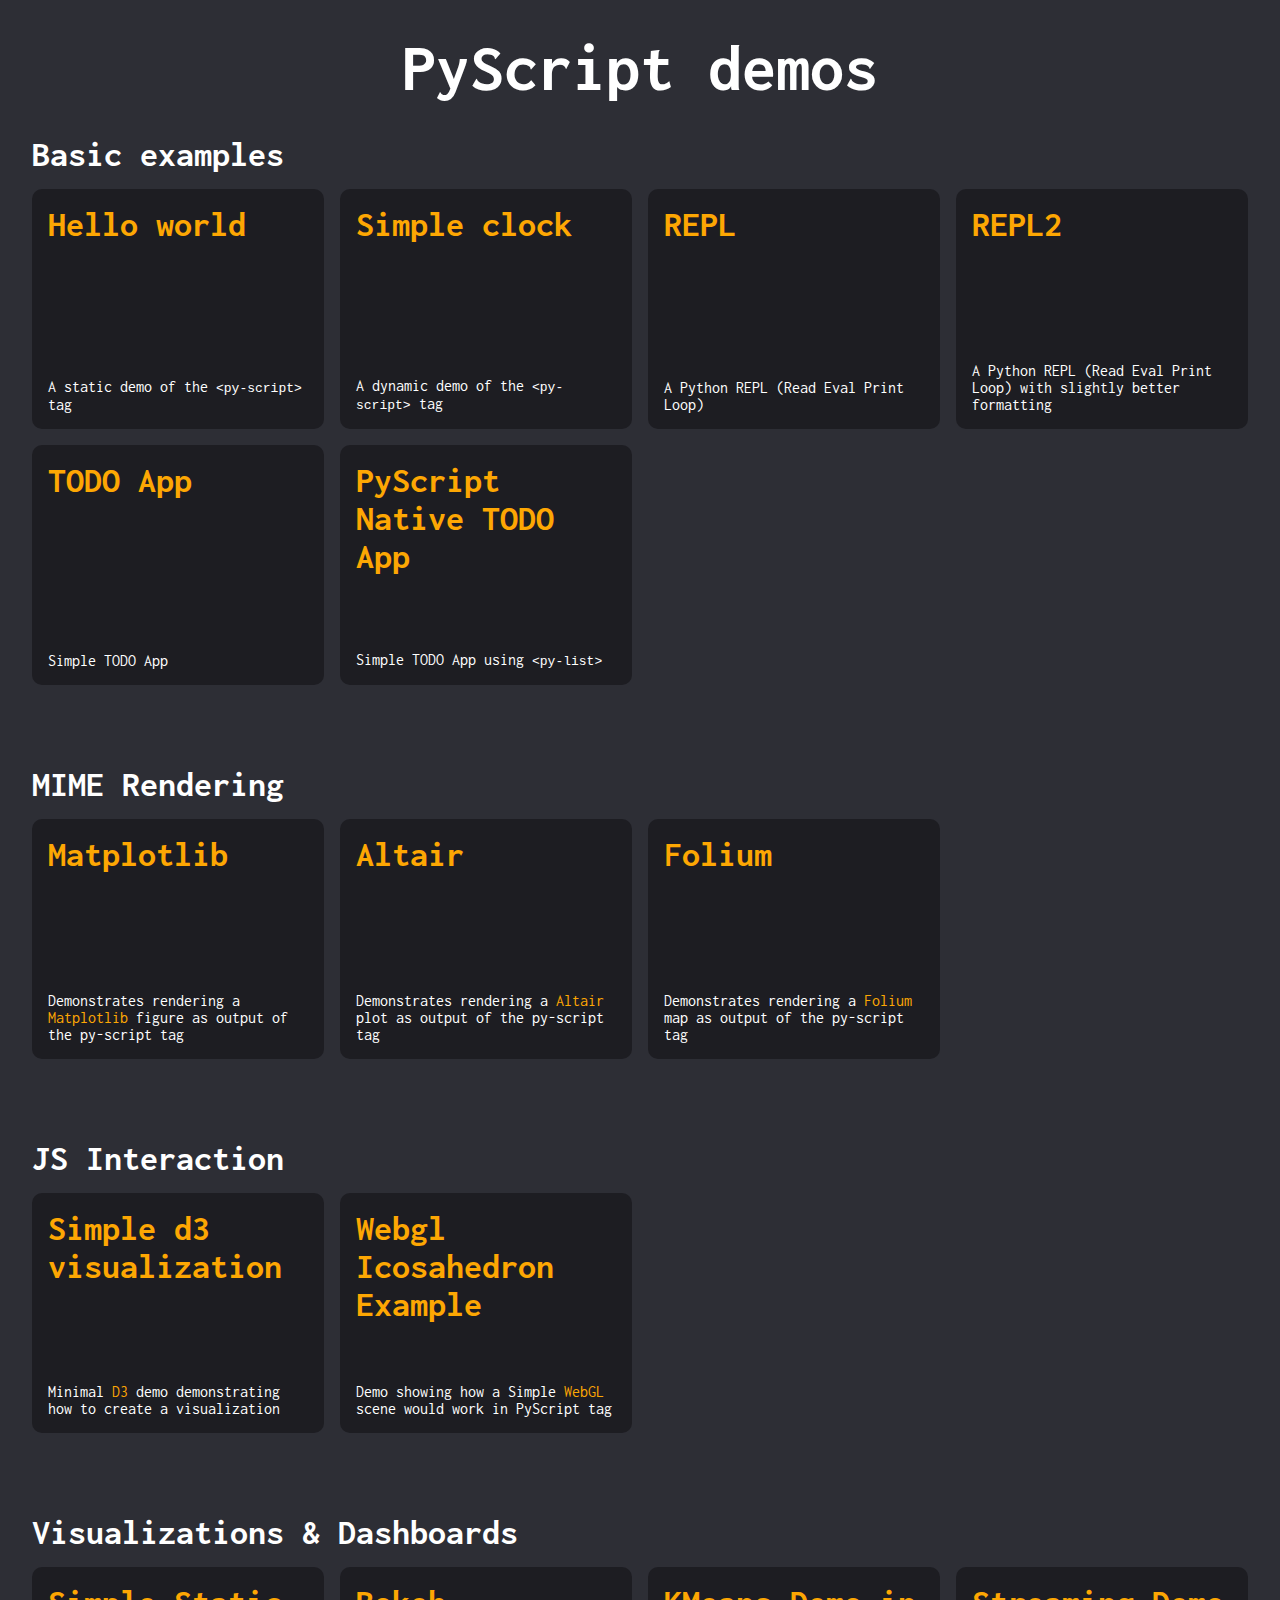
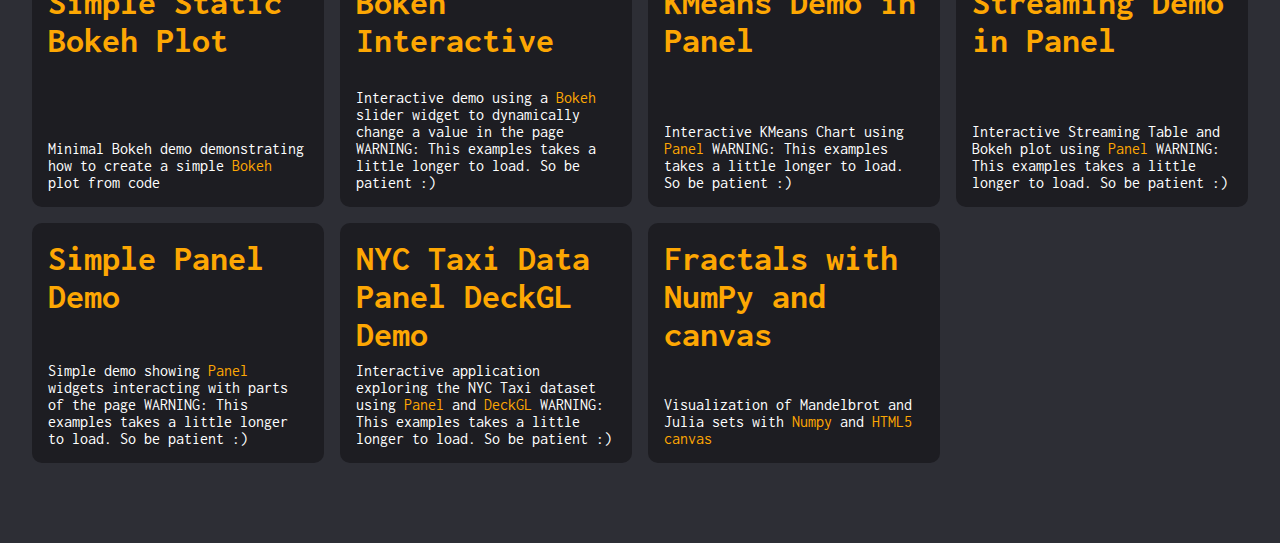
<file: examples/index.html>
<!DOCTYPE html>
<html lang="en">
<head>
  <meta charset="utf-8" />
  <meta name="viewport" content="width=device-width,initial-scale=1" />
  <title>PyScript demo</title>
  <link rel="icon" type="image/png" href="favicon.png" />
  <link rel="stylesheet" href="./assets/css/main.css" />
  <link rel="stylesheet" href="./assets/css/index.css" />
</head>

<body class="container">
  <h1 class="title-main">PyScript demos</h1>
  <section class="example">
    <h2>Basic examples</h2>
    <div class="container-card">
      <div class="card">
        <div class="card-content">
          <a href="./hello_world.html" target="_blank">
            <h2>Hello world</h2>
          </a>
          <p>
            A static demo of the <code>&lt;py-script&gt;</code> tag
          </p>
        </div>
      </div>

      <div class="card">
        <div class="card-content">
          <a href="./simple_clock.html" target="_blank">
            <h2>Simple clock</h2>
          </a>
          <p>
            A dynamic demo of the <code>&lt;py-script&gt;</code> tag
          </p>
        </div>
      </div>

      <div class="card">
        <div class="card-content">
          <a href="./repl.html" target="_blank">
            <h2>REPL</h2>
          </a>
          <p>
            A Python REPL (Read Eval Print Loop)
          </p>
        </div>
      </div>

      <div class="card">
        <div class="card-content">
            <a href="./repl2.html" target="_blank">
              <h2>REPL2</h2>
             </a>
            <p>
              A Python REPL (Read Eval Print Loop) with slightly better formatting
            </p>
          </div>
      </div>

      <div class="card">
        <div class="card-content">
            <a href="./todo.html" target="_blank">
              <h2>TODO App</h2>
            </a>
            <p>
              Simple TODO App
            </p>
        </div>
      </div>

      <div class="card">
        <div class="card-content">
            <a href="./todo-pylist.html" target="_blank">
              <h2>PyScript Native TODO App</h2>
            </a>
              <p>
                Simple TODO App using <code>&lt;py-list&gt;</code>
              </p>
          </div>
      </div>
    </div>
  </section>

  <section class="example">
    <h2>MIME Rendering</h2>
    <div class="container-card">
      <div class="card">
        <div class="card-content">
            <a href="./matplotlib.html" target="_blank">
              <h2>Matplotlib</h2>
            </a>
            <p>
              Demonstrates rendering a <a href="https://matplotlib.org/" target="_blank">Matplotlib</a> figure as output of the py-script tag
            </p>
        </div>
      </div>

      <div class="card">
        <div class="card-content">
            <a href="./altair.html" target="_blank">
              <h2>
                Altair
              </h2>
            </a>
            <p>
              Demonstrates rendering a <a href="https://altair-viz.github.io/" target="_blank">Altair</a> plot as output of the py-script tag
            </p>
        </div>
      </div>

      <div class="card">
        <div class="card-content">
          <a href="./folium.html" target="_blank">
            <h2>
              Folium
            </h2>
          </a>
          <p>
            Demonstrates rendering a
            <a href="https://python-visualization.github.io/folium/" target="_blank">Folium</a>
            map as output of the py-script tag
          </p>
        </div>
      </div>
    </div>
  </section>

  <section class="example">
    <h2>JS Interaction</h2>
    <div class="container-card">
      <div class="card">
        <div class="card-content">
            <a href="./d3.html" target="_blank">
              <h2>
                Simple d3 visualization
              </h2>
            </a>
            <p>
              Minimal <a href="https://d3js.org/" target="_blank">D3</a>
              demo demonstrating how to create a visualization
            </p>
          </div>
      </div>

      <div class="card">
        <div class="card-content">
            <a href="./webgl/raycaster/index.html" target="_blank">
              <h2>
                Webgl Icosahedron Example
              </h2>
            </a>
            <p>
              Demo showing how a Simple <a href="https://developer.mozilla.org/en-US/docs/Web/API/WebGL_API" target="_blank">WebGL</a>
              scene would work in PyScript</code> tag
            </p>
          </div>
      </div>
    </div>
  </section>

  <section class="example">
    <h2>Visualizations & Dashboards</h2>
    <div class="container-card">
      <div class="card">
        <div class="card-content">
            <a href="./bokeh.html" target="_blank">
              <h2>
                Simple Static Bokeh Plot
              </h2>
            </a>
            <p>
              Minimal Bokeh demo demonstrating how to create a simple
              <a href="https://bokeh.org/" target="_blank">Bokeh</a>
              plot from code
            </p>
          </div>
      </div>

      <div class="card">
        <div class="card-content">
            <a href="./bokeh_interactive.html" target="_blank">
              <h2 class="text-2xl font-bold text-blue-600">
                Bokeh Interactive
              </h2>
            </a>
            <p>
              Interactive demo using a
              <a href="https://bokeh.org/" target="_blank">Bokeh</a>
              slider widget to dynamically change a value in the page
              WARNING: This examples takes a little longer to load. So be patient :)
            </p>
        </div>
      </div>

      <div class="card">
        <div class="card-content">
            <a href="./panel_kmeans.html" target="_blank">
              <h2 class="text-2xl font-bold text-blue-600">
                KMeans Demo in Panel
              </h2>
            </a>
            <p>
              Interactive KMeans Chart using
              <a href="https://panel.holoviz.org/" target="_blank">Panel</a>
              WARNING: This examples takes a little longer to load. So be patient :)
            </p>
        </div>
      </div>

      <div class="card">
        <div class="card-content">
            <a href="./panel_stream.html" target="_blank">
              <h2 class="text-2xl font-bold text-blue-600">
                Streaming Demo in Panel
              </h2>
            </a>
            <p>
              Interactive Streaming Table and Bokeh plot using
              <a href="https://panel.holoviz.org/" target="_blank">Panel</a>
              WARNING: This examples takes a little longer to load. So be patient :)
            </p>
        </div>
      </div>

      <div class="card">
        <div class="card-content">
            <a href="./panel.html" target="_blank">
              <h2 class="text-3xl font-bold text-blue-600">
                Simple Panel Demo
              </h2>
            </a>
            <p>
              Simple demo showing
              <a href="https://panel.holoviz.org/" target="_blank">Panel</a>
              widgets interacting with parts of the page
              WARNING: This examples takes a little longer to load. So be patient :)
            </p>
        </div>
      </div>

      <div class="card">
        <div class="card-content">
            <a href="./panel_deckgl.html" target="_blank">
              <h2 class="text-2xl font-bold text-blue-600">
                NYC Taxi Data Panel DeckGL Demo
              </h2>
            </a>
            <p>
              Interactive application exploring the NYC Taxi dataset using
              <a href="https://panel.holoviz.org/" target="_blank">Panel</a> and <a href="https://deck.gl/" target="_blank">DeckGL</a>
              WARNING: This examples takes a little longer to load. So be patient :)
            </p>
        </div>
      </div>

      <div class="card">
        <div class="card-content">
            <a href="./numpy_canvas_fractals.html" target="_blank">
              <h2 class="text-2xl font-bold text-blue-600">
                Fractals with NumPy and canvas
              </h2>
            </a>
            <p>
              Visualization of Mandelbrot and Julia sets with
              <a href="https://numpy.org/" target="_blank">Numpy</a> and
              <a href="https://developer.mozilla.org/en-US/docs/Web/API/Canvas_API" target="_blank">
                HTML5 canvas
              </a>
            </p>
        </div>
      </div>
    </div>
  </section>
</body>
</html>
</file>
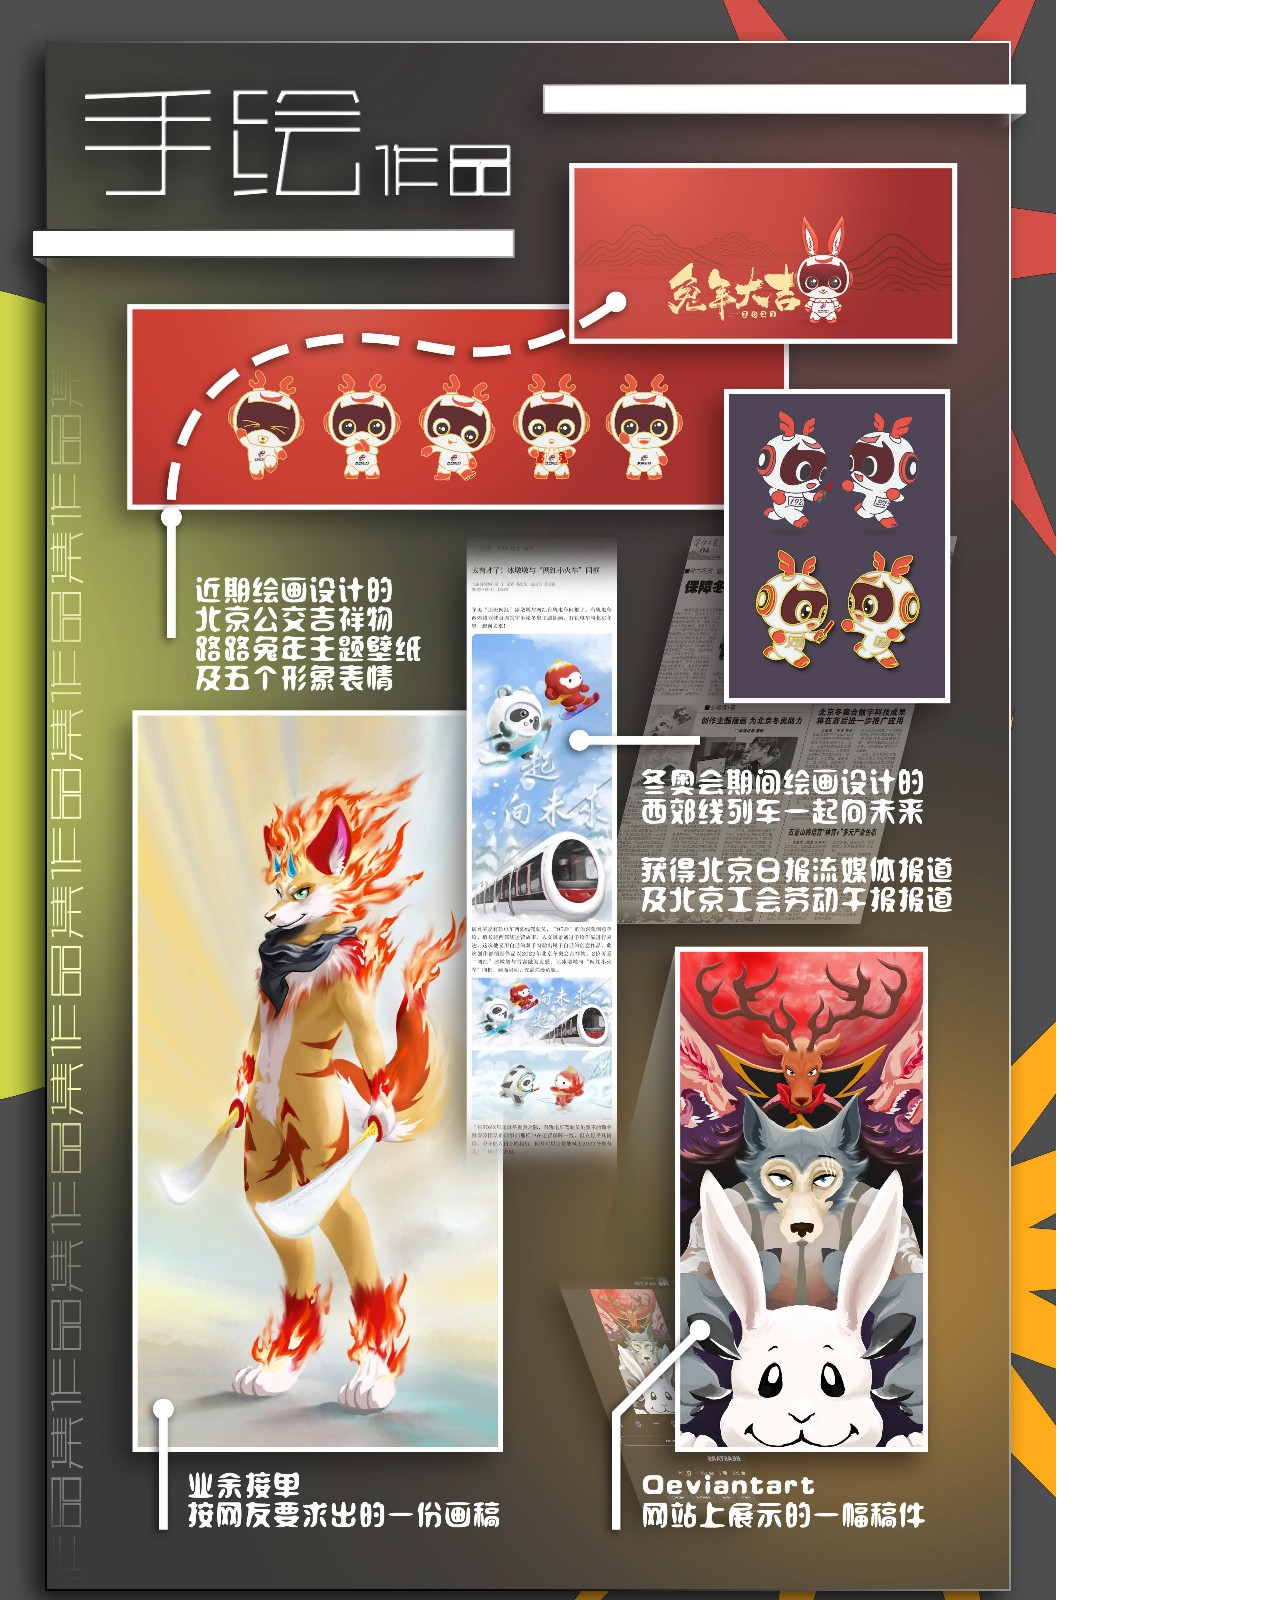
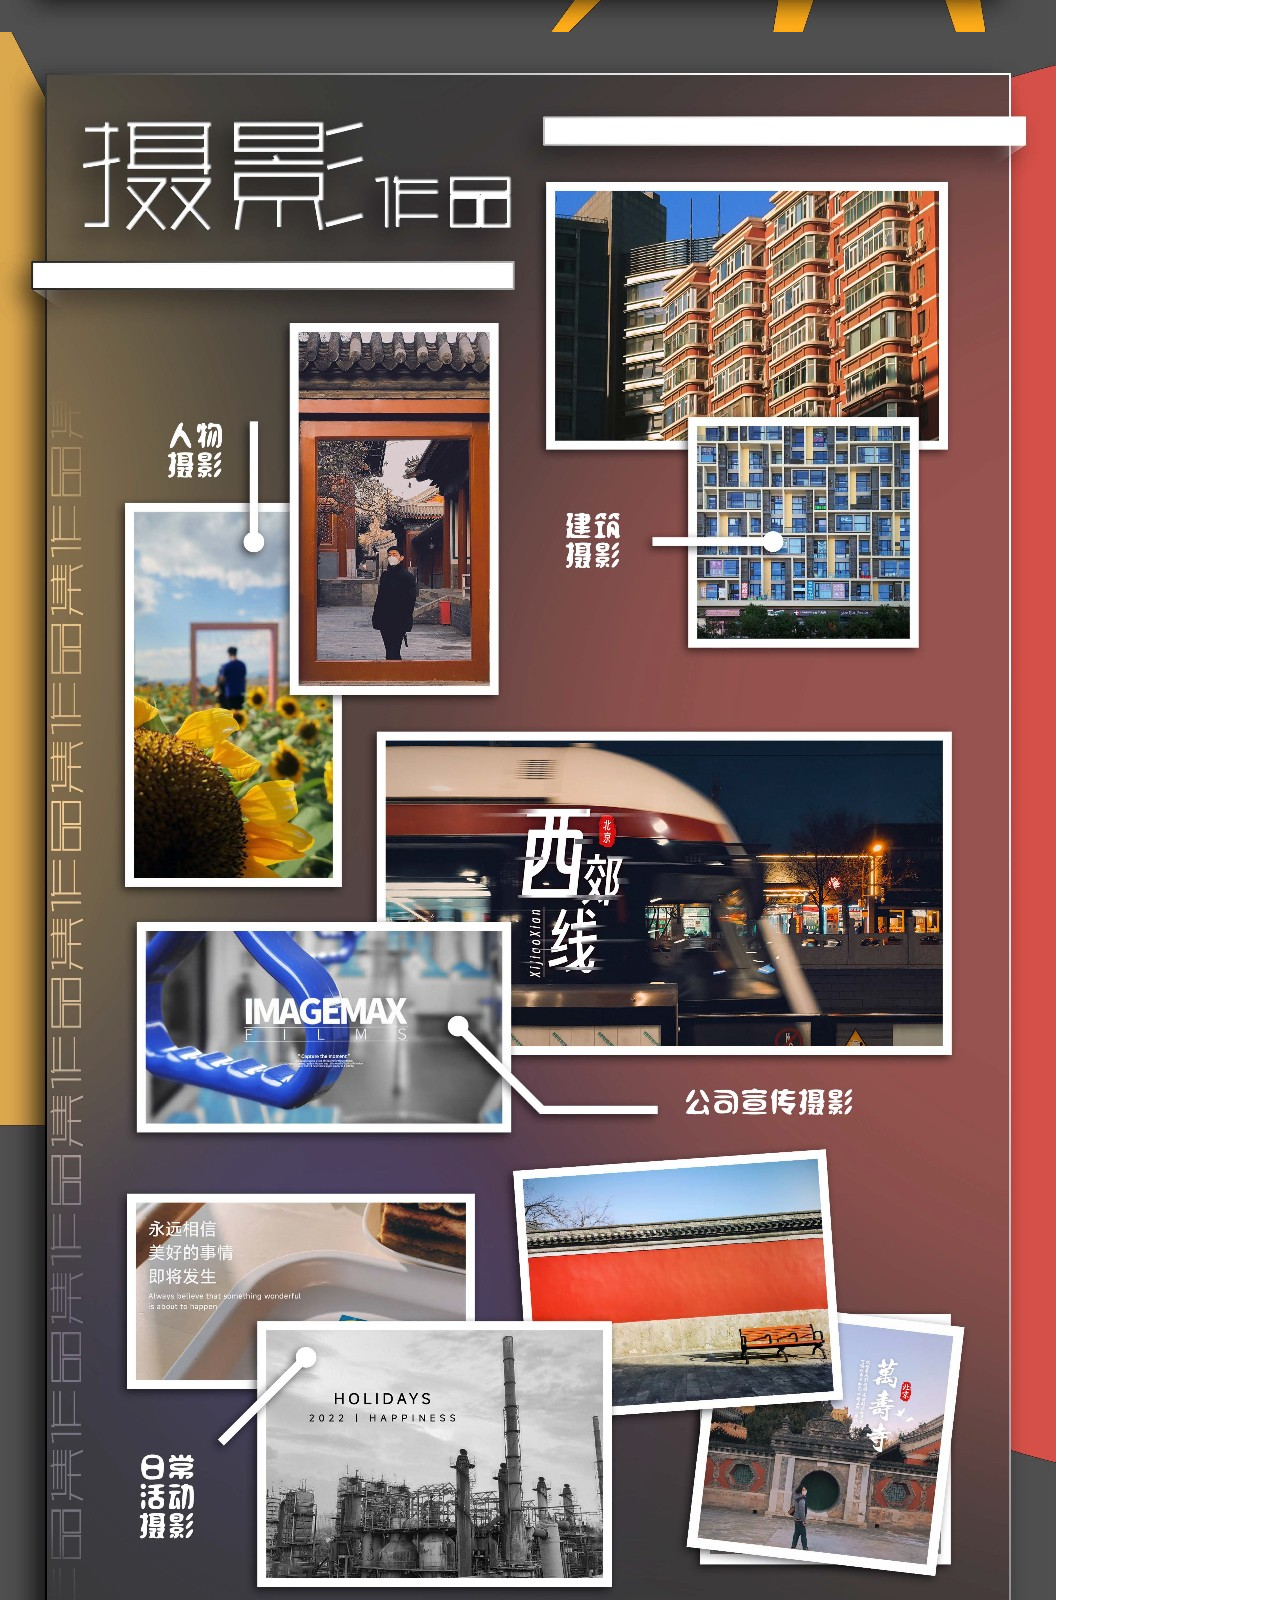
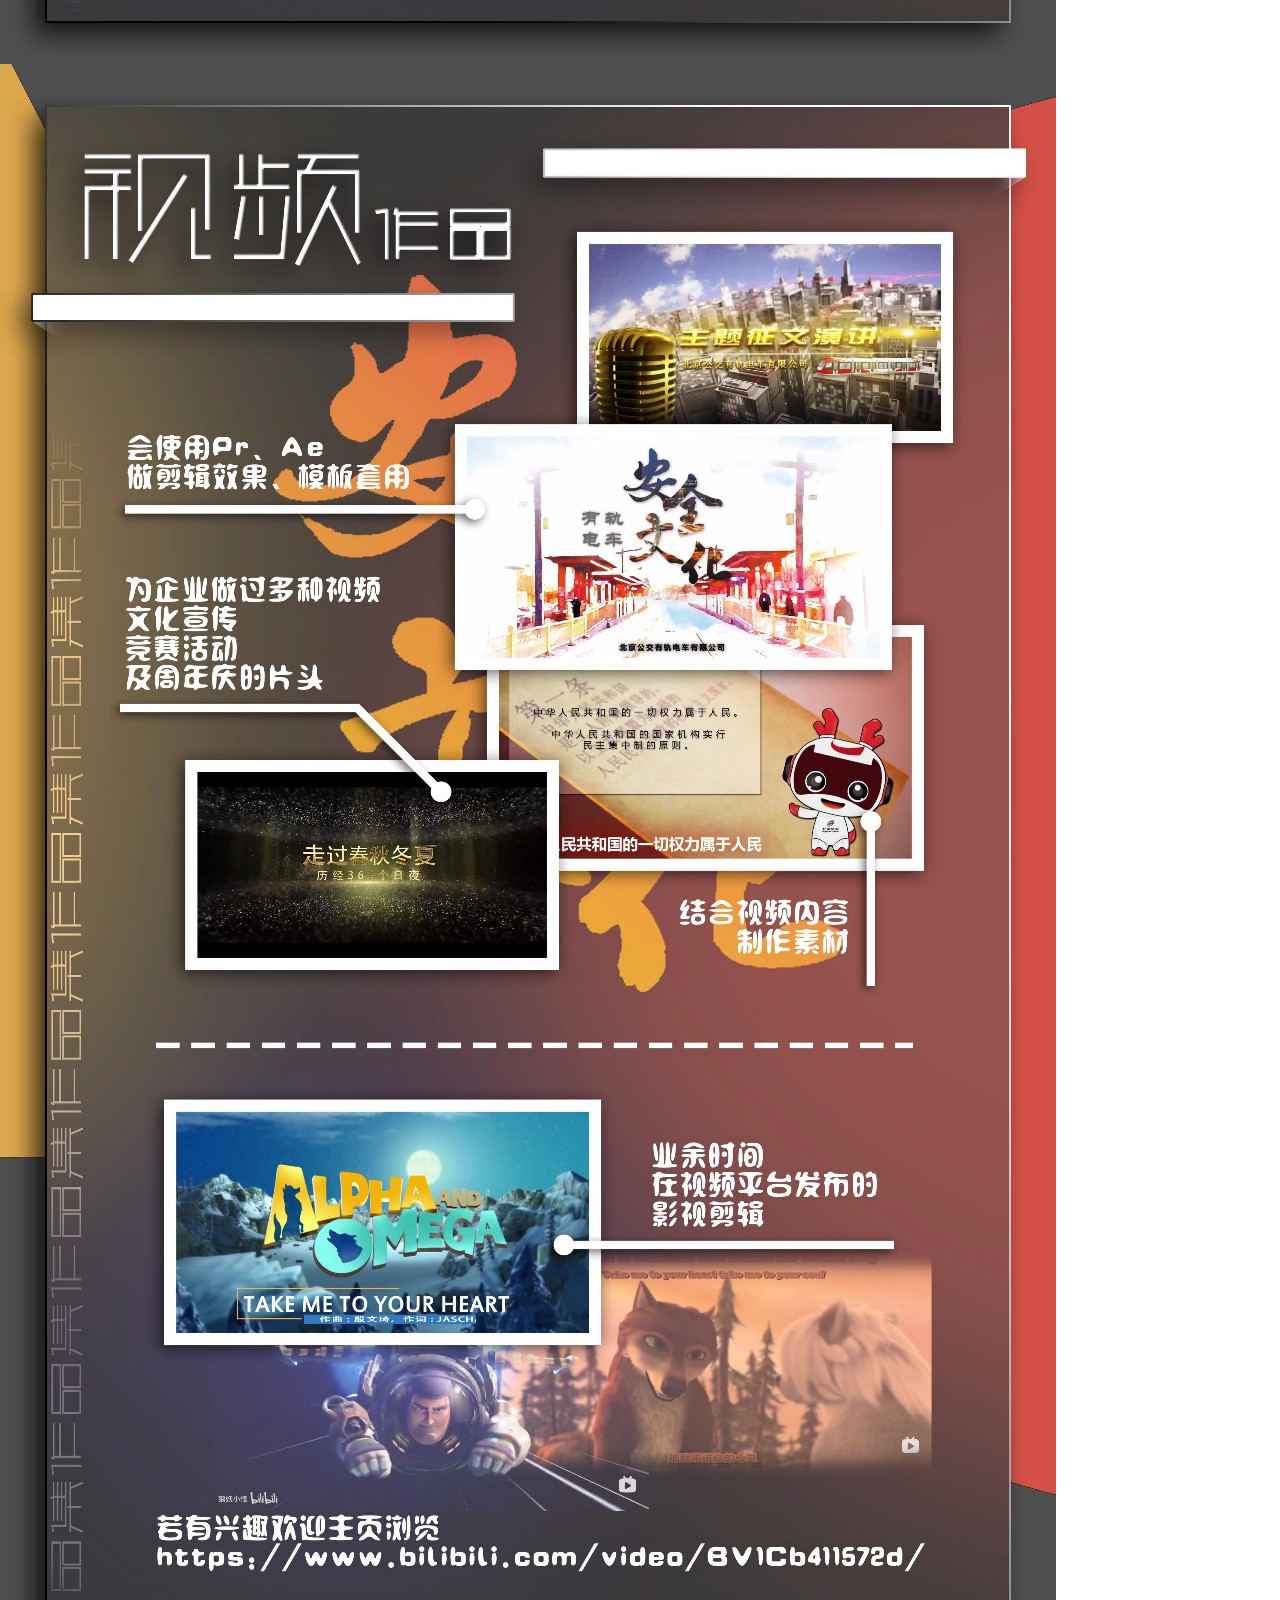
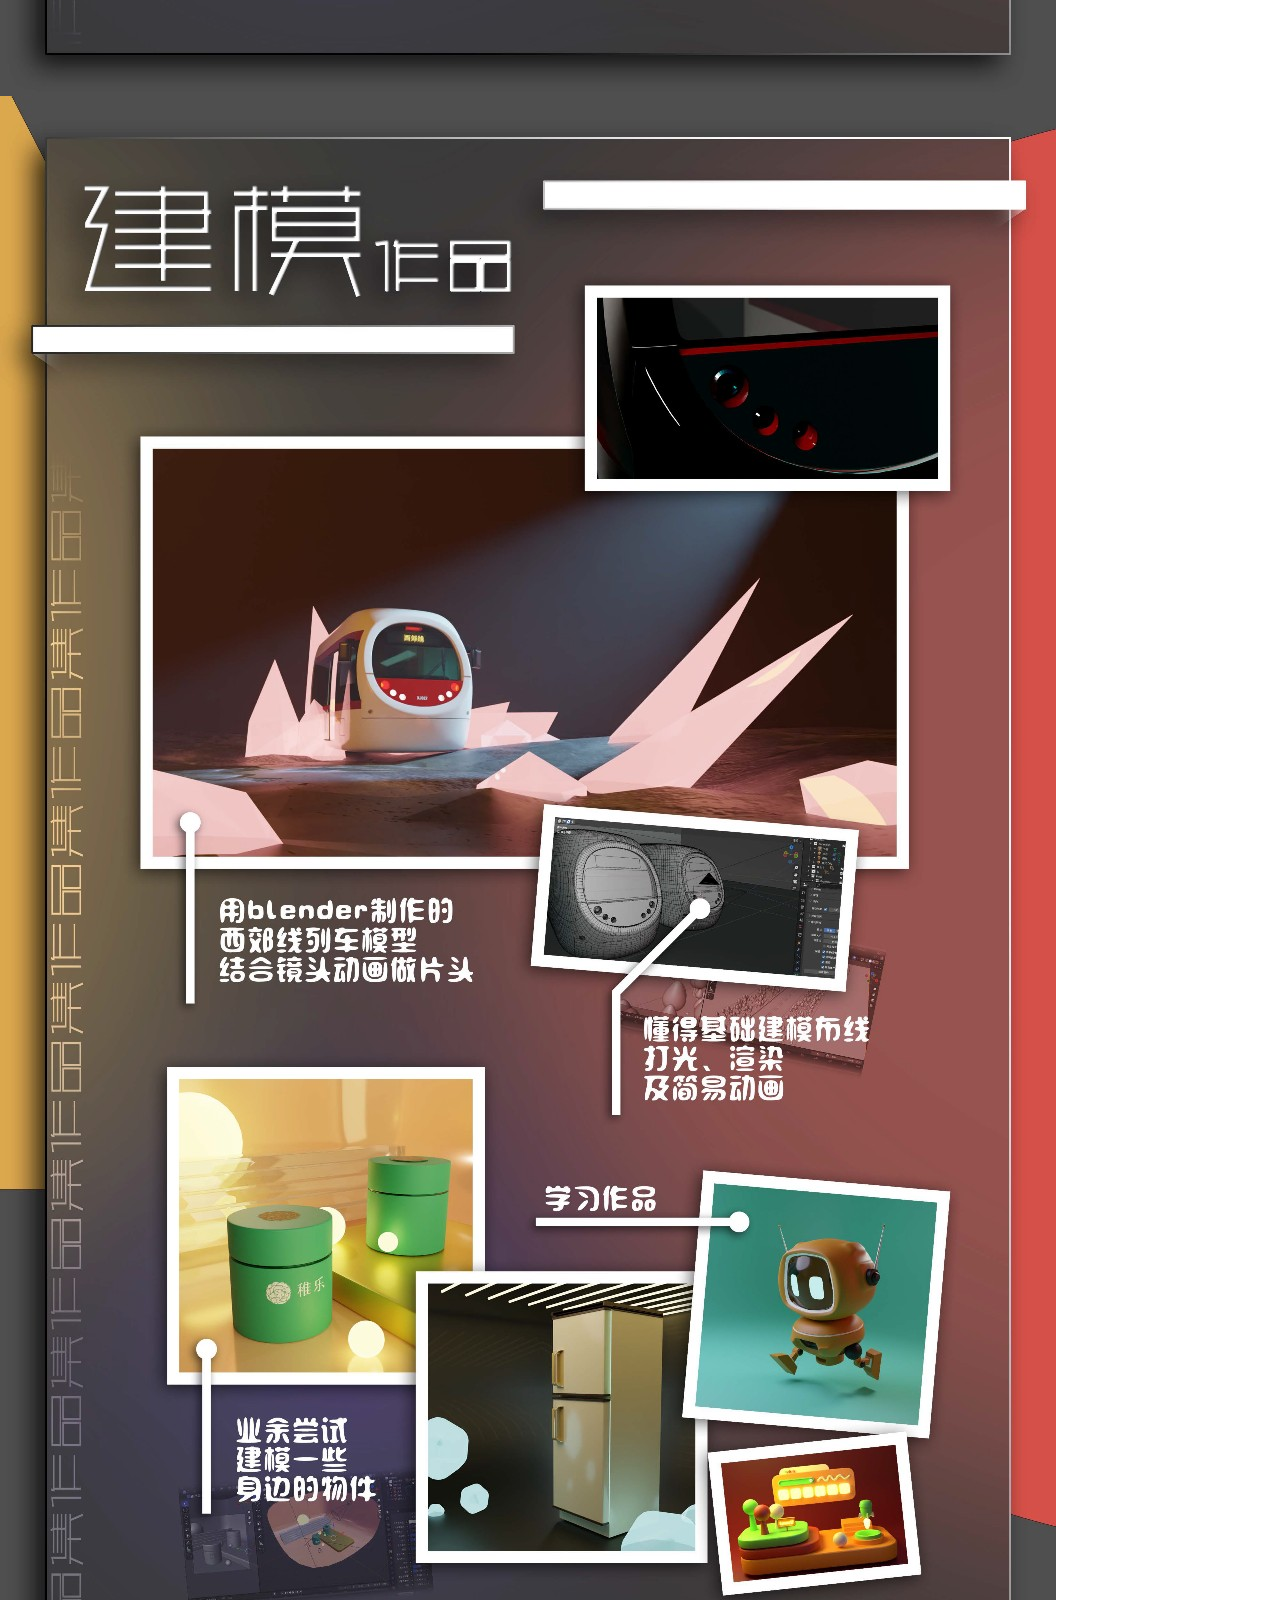
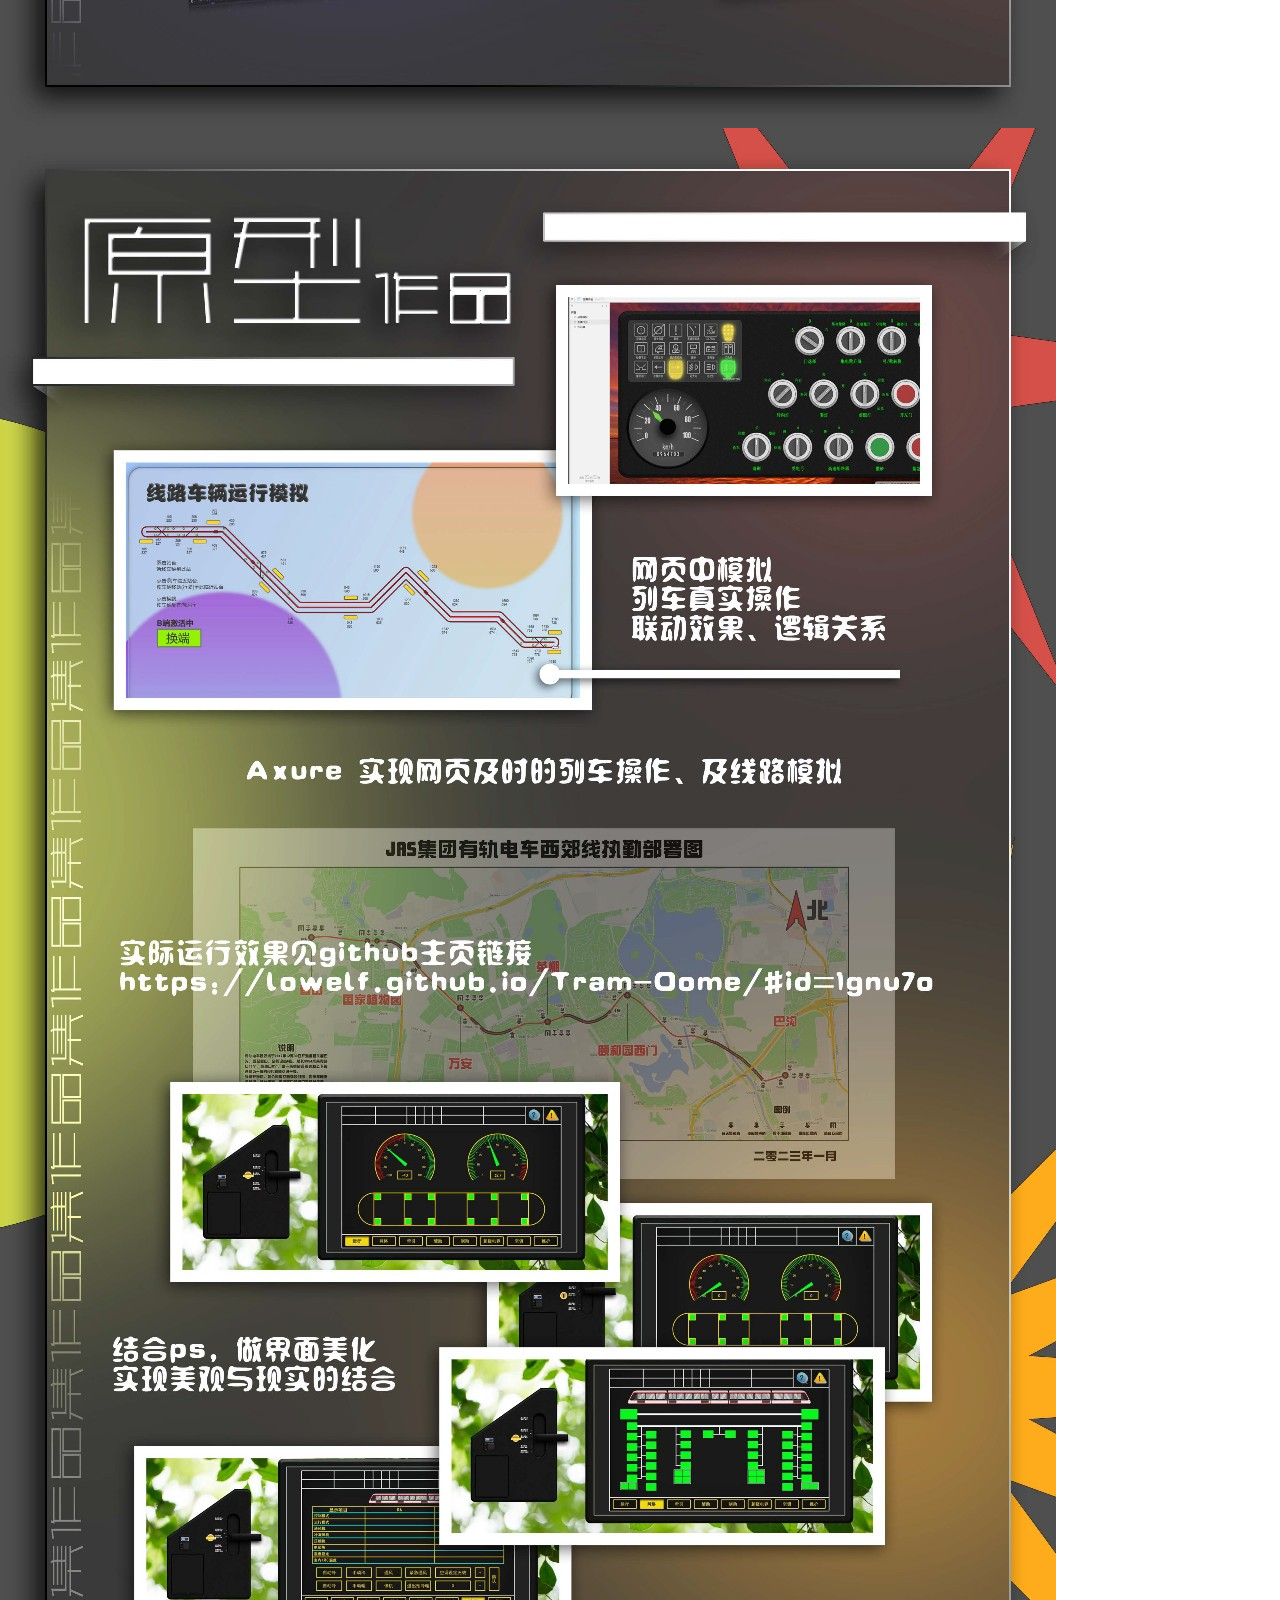
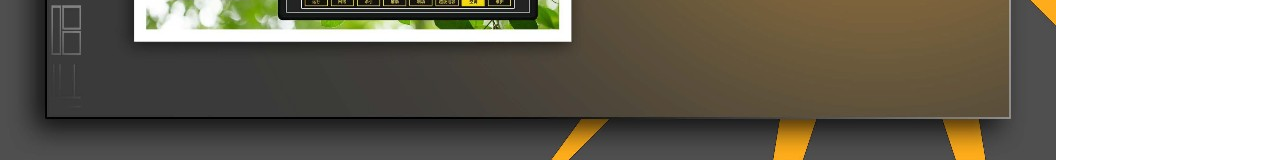
<file: 作品集组合.html>
<!DOCTYPE  html PUBLIC "-//W3C//DTD XHTML 1.0 Transitional//EN" "http://www.w3.org/TR/xhtml1/DTD/xhtml1-transitional.dtd">
<html xmlns="http://www.w3.org/1999/xhtml"><head><meta http-equiv="Content-Type" content="text/html; charset=utf-8"/><title>作品集组合</title><style type="text/css"> * {margin:0; padding:0; text-indent:0; }
</style></head><body><p style="text-indent: 0pt;text-align: left;"><span><img width="1056" height="1632" alt="image" src="作品集组合_files/Image_001.jpg"/></span></p><p style="text-indent: 0pt;text-align: left;"><span><img width="1056" height="1632" alt="image" src="作品集组合_files/Image_002.jpg"/></span></p><p style="text-indent: 0pt;text-align: left;"><span><img width="1056" height="1632" alt="image" src="作品集组合_files/Image_003.jpg"/></span></p><p style="text-indent: 0pt;text-align: left;"><span><img width="1056" height="1632" alt="image" src="作品集组合_files/Image_004.jpg"/></span></p><p style="text-indent: 0pt;text-align: left;"><span><img width="1056" height="1632" alt="image" src="作品集组合_files/Image_005.jpg"/></span></p></body></html>
</file>
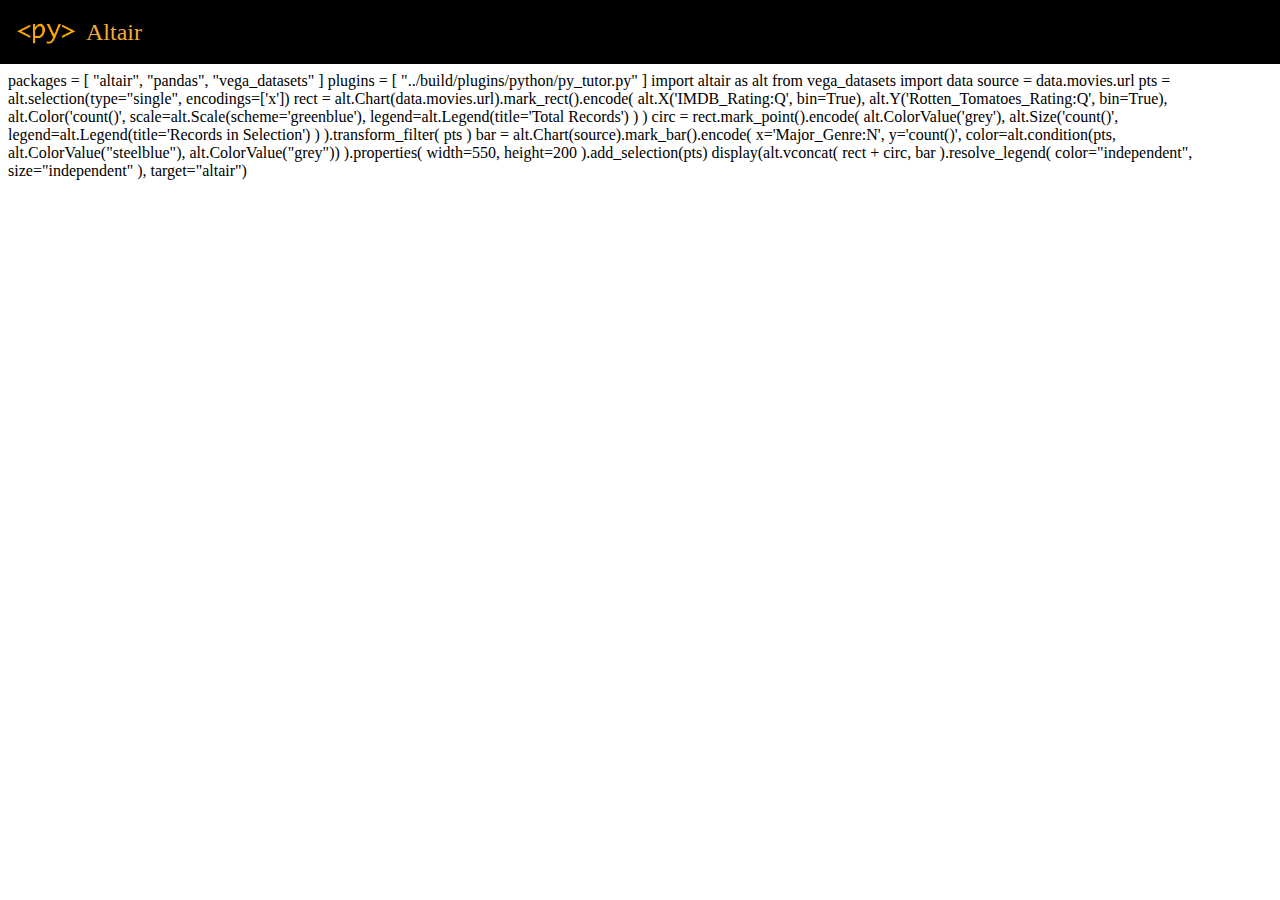
<file: examples/altair.html>
<html>
  <head>
    <title>Altair</title>
    <meta charset="utf-8">
    <link rel="icon" type="image/x-icon" href="./favicon.png">
    <link rel="stylesheet" href="https://pyscript.net/latest/pyscript.css" />
    <link rel="stylesheet" href="./assets/css/examples.css" />
    <script defer src="https://pyscript.net/latest/pyscript.js"></script>
    </head>
    <body>
        <nav class="navbar" style="background-color: #000000;">
        <div class="app-header">
            <a href="/">
            <img src="./logo.png" class="logo">
            </a>
            <a class="title" href="" style="color: #f0ab3c;">Altair</a>
        </div>
        </nav>
        <section class="pyscript">
            <div id="altair"></div>
            <py-tutor>
              <py-config>
                packages = [
                  "altair",
                  "pandas",
                  "vega_datasets"
                ]
                plugins = [
                  "../build/plugins/python/py_tutor.py"
                ]
              </py-config>
              <py-script>
        import altair as alt
        from vega_datasets import data

        source = data.movies.url

        pts = alt.selection(type="single", encodings=['x'])

        rect = alt.Chart(data.movies.url).mark_rect().encode(
            alt.X('IMDB_Rating:Q', bin=True),
            alt.Y('Rotten_Tomatoes_Rating:Q', bin=True),
            alt.Color('count()',
                scale=alt.Scale(scheme='greenblue'),
                legend=alt.Legend(title='Total Records')
            )
        )

        circ = rect.mark_point().encode(
            alt.ColorValue('grey'),
            alt.Size('count()',
                legend=alt.Legend(title='Records in Selection')
            )
        ).transform_filter(
            pts
        )

        bar = alt.Chart(source).mark_bar().encode(
            x='Major_Genre:N',
            y='count()',
            color=alt.condition(pts, alt.ColorValue("steelblue"), alt.ColorValue("grey"))
        ).properties(
            width=550,
            height=200
        ).add_selection(pts)

        display(alt.vconcat(
            rect + circ,
            bar
        ).resolve_legend(
            color="independent",
            size="independent"
        ), target="altair")
              </py-script>
            </py-tutor>
        </section>
  </body>
</html>
</file>
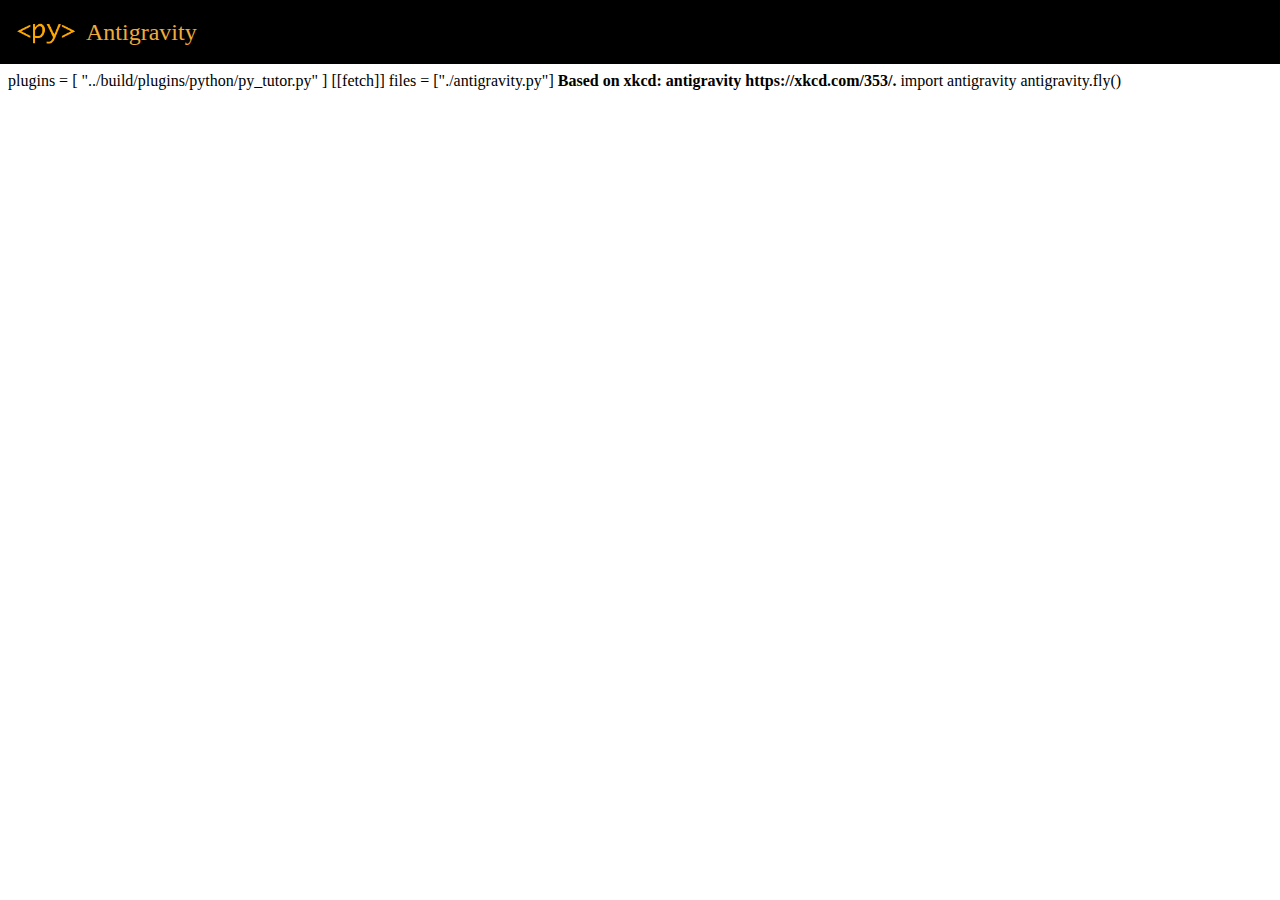
<file: examples/antigravity.html>
<html>
  <head>
    <title>Antigravity</title>
    <meta charset="utf-8">
    <link rel="icon" type="image/x-icon" href="./favicon.png">
    <link rel="stylesheet" href="https://pyscript.net/latest/pyscript.css" />
    <link rel="stylesheet" href="./assets/css/examples.css" />
    <script defer src="https://pyscript.net/latest/pyscript.js"></script>
  </head>
  <body>
  <nav class="navbar" style="background-color: #000000;">
      <div class="app-header">
        <a href="/">
          <img src="./logo.png" class="logo">
        </a>
        <a class="title" href="" style="color: #f0ab3c;">Antigravity</a>
      </div>
    </nav>
    <py-tutor modules="antigravity.py">
      <section class="pyscript">
      <py-config>
        plugins = [
          "../build/plugins/python/py_tutor.py"
        ]
        [[fetch]]
        files = ["./antigravity.py"]
      </py-config>
      <b>Based on xkcd: antigravity https://xkcd.com/353/.</b>
      <py-script>
  import antigravity
  antigravity.fly()
      </py-script>
      </section>
    </py-tutor>
  </body>
</html>
</file>
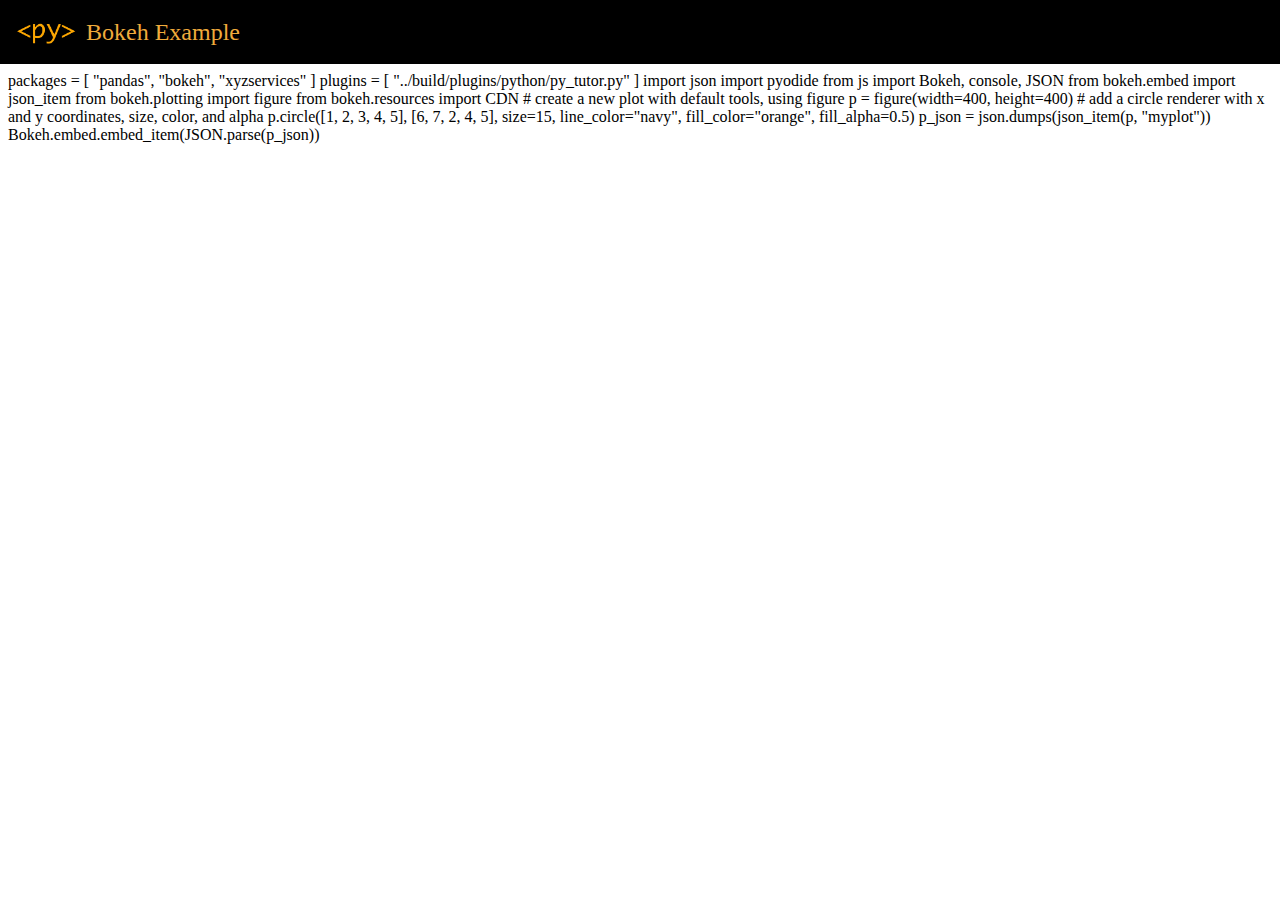
<file: examples/bokeh.html>
<html><head>
    <title>Bokeh Example</title>
    <meta charset="iso-8859-1">
    <link rel="icon" type="image/x-icon" href="./favicon.png">
    <script type="text/javascript" src="https://cdn.bokeh.org/bokeh/release/bokeh-3.0.3.min.js"></script>
    <script type="text/javascript" src="https://cdn.bokeh.org/bokeh/release/bokeh-gl-3.0.3.min.js"></script>
    <script type="text/javascript" src="https://cdn.bokeh.org/bokeh/release/bokeh-widgets-3.0.3.min.js"></script>
    <script type="text/javascript" src="https://cdn.bokeh.org/bokeh/release/bokeh-tables-3.0.3.min.js"></script>
    <script type="text/javascript" src="https://cdn.bokeh.org/bokeh/release/bokeh-mathjax-3.0.3.min.js"></script>

    <script type="text/javascript">
        Bokeh.set_log_level("info");
    </script>
    <link rel="stylesheet" href="https://pyscript.net/latest/pyscript.css" />

    <script defer src="https://pyscript.net/latest/pyscript.js"></script>
    <link rel="stylesheet" href="./assets/css/examples.css" />
    </head>
    <body>
      <nav class="navbar" style="background-color: #000000;">
        <div class="app-header">
          <a href="/">
            <img src="./logo.png" class="logo">
          </a>
          <a class="title" href="" style="color: #f0ab3c;">Bokeh Example</a>
        </div>
      </nav>
      <py-tutor>
        <section class="pyscript">
            <div id="myplot"></div>

            <py-config>
              packages = [
                "pandas",
                "bokeh",
                "xyzservices"
              ]
              plugins = [
                "../build/plugins/python/py_tutor.py"
              ]
            </py-config>

        <py-script id="main">
    import json
    import pyodide

    from js import Bokeh, console, JSON

    from bokeh.embed import json_item
    from bokeh.plotting import figure
    from bokeh.resources import CDN

    # create a new plot with default tools, using figure
    p = figure(width=400, height=400)

    # add a circle renderer with x and y coordinates, size, color, and alpha
    p.circle([1, 2, 3, 4, 5], [6, 7, 2, 4, 5], size=15, line_color="navy", fill_color="orange", fill_alpha=0.5)
    p_json = json.dumps(json_item(p, "myplot"))

    Bokeh.embed.embed_item(JSON.parse(p_json))
        </py-script>
      </section>
    </py-tutor>
  </body>
</html>
</file>
<file: examples/assets/css/index.css>
.example {
    margin-bottom: 5rem;
}

.example h2{
    /* color: #000000; */
    font-family: "Inconsolata", monospace;
    font-size: 2.25rem;
    margin-bottom: 1rem;
}

.card {
    height: 15rem;
    background-color: var(--color-secondary);
    padding: 1rem;
    border-radius: 10px;
}

.card:hover, .card:hover a, .card:hover a:visited, .card:hover h2 {
    background-color: var(--color-primary);
    color: #1D1D22
}

.card a h2 {
    color: var(--color-primary);
    margin: 0;
    font-family: "Inconsolata", monospace;
    font-size: 2.25rem;
}

.card a p {
    color: var(--text-color);
}

a .card {
    height: 100%;
    display: flex;
    flex-direction: column;
    justify-content: space-between;
}

.card-content {
    height: 100%;
    display: flex;
    flex-direction: column;
    justify-content: space-between;
}

.card-content a, .card-content a:visited {
    color: var(--color-primary);
}

.container-card {
    max-width: 1500px;
    margin: 0 auto;
    display: grid;
    gap: 1rem;
}

@media (min-width: 600px) {
    .container-card {
        grid-template-columns: repeat(2, 1fr);
    }
}

@media (min-width: 900px) {
    .container-card {
        grid-template-columns: repeat(4, 1fr);
    }
}
</file>
<file: examples/assets/css/examples.css>
body {
    margin: 0;
}

.pyscript {
    margin: 0.5rem;
}

.code {
    display: flex;
    position: absolute;
    right: 0px;
    z-index: 9998;
    top: 7rem;
}

@media (max-width: 1300px) {
    .code:has(> .code-section-visible) {
        width: 90%;
        /* Absolute position is messing up the layout on small screens */
        right: 70px;
    }
}

.code-section-hidden {
    width: 0px;
    display: none;
}

.code-section-visible {
    display: flex;
    flex-direction: column;
    width: 100%;
    background-color: rgb(45 46 53 / 90%);
    padding: 1rem;
    border-radius: 10px 0px 0px 10px;
    color: #c6c6c8;
}
.code-section-visible p{
    margin: 0;
    font-style: italic;
    font-size: small;
}

.language-html, .language-python {
    float: left;
}

#view-code-button {
    writing-mode: tb-rl;
    text-orientation: sideways-right;
    background-color: #1D1D22;
    color: white;
    padding: 0.5rem;
    border-radius: 5px;
    cursor: pointer;
    height: 81px;
}

nav {
    position: sticky;
    width: 100%;
    top: 0;
    left: 0;
    z-index: 9999;
}

.logo {
    padding-right: 10px;
    font-size: 28px;
    height: 30px;
    max-width: inherit;
}

.title {
    text-decoration: none;
    text-decoration-line: none;
    text-decoration-style: initial;
    text-decoration-color: initial;
    font-weight: 400;
    font-size: 1.5em;
    line-height: 2em;
    white-space: nowrap;
}

.app-header {
    display: flex;
    align-items: center;
    padding: 0.5rem 1rem;
}
</file>
<file: examples/assets/css/main.css>
@import url("https://fonts.googleapis.com/css2?family=Inconsolata:wght@400;700&display=swap");
@import "./variables.css";
@import "./reset.css";


body {
    background: #2D2E35 url('https://assets.anaconda.com/production/Content/1650828148240.png?w=3240&auto=compress%2Cformat&fit=crop&dm=1650828161&s=c558dc55e0ed1f8419a892e842a5728f') repeat-x center bottom / 250px;
    background-attachment: fixed;
    overflow-x: hidden;
    color: var(--text-color)
}

.container {
    max-width: 1510px;
    margin: auto;
    padding: 0 2rem;
}

.title-main {
    font-size: 4.25rem;
    font-family: "Inconsolata", monospace;
    text-align: center;
    margin: 2rem 0;
}
</file>
